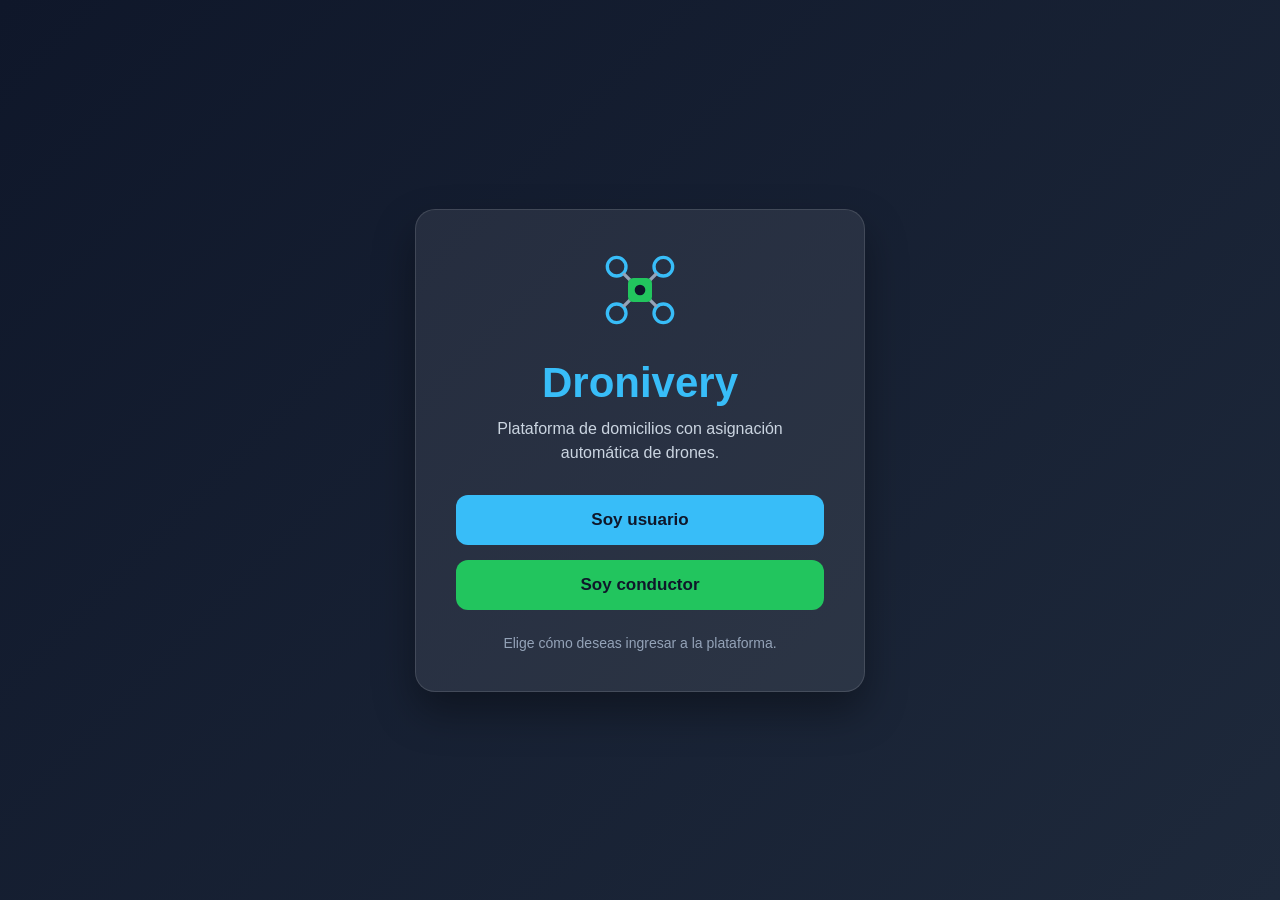
<file: frontend/index.html>
<!DOCTYPE html>
<html lang="es">
<head>
    <meta charset="UTF-8">
    <meta name="viewport" content="width=device-width, initial-scale=1.0">
    <title>Dronivery</title>
    <link rel="stylesheet" href="/frontend/css/styles.css">
</head>
<body>

    <main class="contenedor-principal">
        <section class="tarjeta-inicio">
            <div class="logo">
                <svg width="80" height="80" viewBox="0 0 120 120" xmlns="http://www.w3.org/2000/svg">
                    <circle cx="25" cy="25" r="14" fill="none" stroke="#38bdf8" stroke-width="5"/>
                    <circle cx="95" cy="25" r="14" fill="none" stroke="#38bdf8" stroke-width="5"/>
                    <circle cx="25" cy="95" r="14" fill="none" stroke="#38bdf8" stroke-width="5"/>
                    <circle cx="95" cy="95" r="14" fill="none" stroke="#38bdf8" stroke-width="5"/>

                    <line x1="35" y1="35" x2="50" y2="50" stroke="#94a3b8" stroke-width="5"/>
                    <line x1="85" y1="35" x2="70" y2="50" stroke="#94a3b8" stroke-width="5"/>
                    <line x1="35" y1="85" x2="50" y2="70" stroke="#94a3b8" stroke-width="5"/>
                    <line x1="85" y1="85" x2="70" y2="70" stroke="#94a3b8" stroke-width="5"/>

                    <rect x="42" y="42" width="36" height="36" rx="8" fill="#22c55e"/>
                    <circle cx="60" cy="60" r="8" fill="#0f172a"/>
                </svg>
            </div>

            <h1>Dronivery</h1>
            <p class="subtitulo">
                Plataforma de domicilios con asignación automática de drones.
            </p>

            <div class="botones-inicio">
                <a href="/usuario" class="boton boton-usuario">Soy usuario</a>
                <a href="/conductor" class="boton boton-conductor">Soy conductor</a>
            </div>

            <p class="nota">
                Elige cómo deseas ingresar a la plataforma.
            </p>
        </section>
    </main>

</body>
</html>
</file>
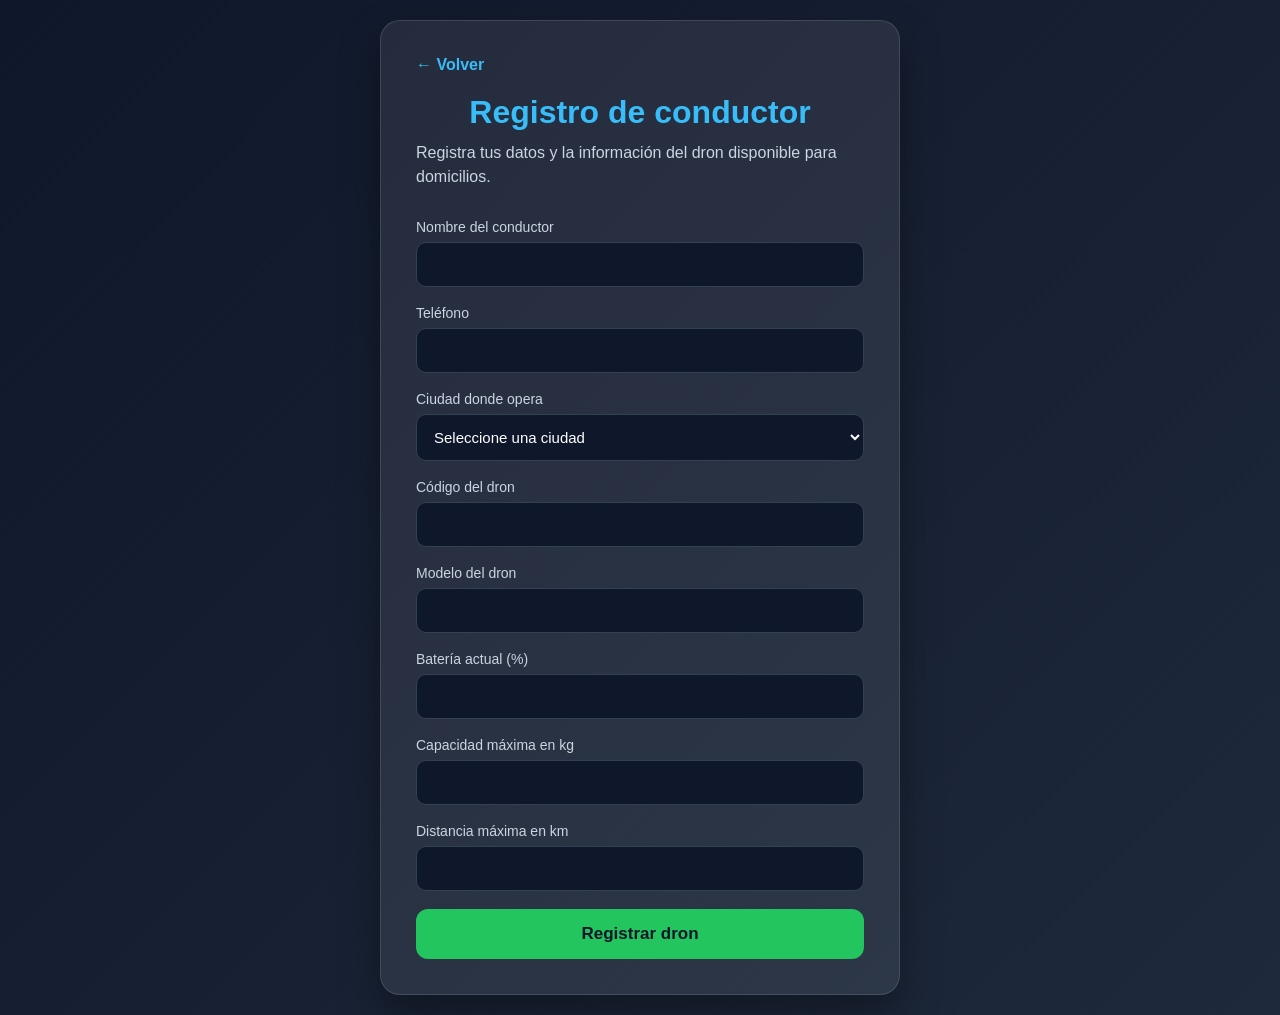
<file: frontend/conductor.html>
<!DOCTYPE html>
<html lang="es">
<head>
    <meta charset="UTF-8">
    <meta name="viewport" content="width=device-width, initial-scale=1.0">
    <title>Dronivery - Conductor</title>
    <link rel="stylesheet" href="/frontend/css/styles.css">
</head>
<body>

    <main class="contenedor-principal">
        <section class="tarjeta-formulario">
            <a href="/" class="volver">← Volver</a>

            <h1>Registro de conductor</h1>
            <p class="subtitulo">
                Registra tus datos y la información del dron disponible para domicilios.
            </p>

            <form id="formConductor">
                <div class="grupo-formulario">
                    <label for="nombreConductor">Nombre del conductor</label>
                    <input type="text" id="nombreConductor" required>
                </div>

                <div class="grupo-formulario">
                    <label for="telefonoConductor">Teléfono</label>
                    <input type="text" id="telefonoConductor" required>
                </div>

                <div class="grupo-formulario">
                    <label for="ciudadConductor">Ciudad donde opera</label>
                    <select id="ciudadConductor" required>
                        <option value="">Seleccione una ciudad</option>
                        <option value="PEREIRA">Pereira</option>
                        <option value="DOSQUEBRADAS">Dosquebradas</option>
                        <option value="SANTA ROSA DE CABAL">Santa Rosa de Cabal</option>
                    </select>
                </div>

                <div class="grupo-formulario">
                    <label for="codigoDron">Código del dron</label>
                    <input type="text" id="codigoDron" required>
                </div>

                <div class="grupo-formulario">
                    <label for="modeloDron">Modelo del dron</label>
                    <input type="text" id="modeloDron" required>
                </div>

                <div class="grupo-formulario">
                    <label for="bateriaDron">Batería actual (%)</label>
                    <input type="number" id="bateriaDron" min="0" max="100" required>
                </div>

                <div class="grupo-formulario">
                    <label for="capacidadDron">Capacidad máxima en kg</label>
                    <input type="number" id="capacidadDron" step="0.1" min="0.1" required>
                </div>

                <div class="grupo-formulario">
                    <label for="distanciaDron">Distancia máxima en km</label>
                    <input type="number" id="distanciaDron" step="0.1" min="0.1" required>
                </div>

                <button type="submit" class="boton boton-conductor">
                    Registrar dron
                </button>
            </form>

            <div id="mensajeConductor" class="mensaje"></div>
        </section>
    </main>

    <script src="/frontend/js/app.js"></script>
</body>
</html>
</file>
<file: frontend/css/styles.css>
* {
    margin: 0;
    padding: 0;
    box-sizing: border-box;
}

body {
    font-family: Arial, Helvetica, sans-serif;
    background: linear-gradient(135deg, #0f172a, #1e293b);
    min-height: 100vh;
    color: #ffffff;
}

.contenedor-principal {
    min-height: 100vh;
    display: flex;
    justify-content: center;
    align-items: center;
    padding: 20px;
}

.tarjeta-inicio {
    background: rgba(255, 255, 255, 0.08);
    padding: 40px;
    border-radius: 20px;
    width: 100%;
    max-width: 450px;
    text-align: center;
    box-shadow: 0 20px 40px rgba(0, 0, 0, 0.35);
    border: 1px solid rgba(255, 255, 255, 0.12);
}

.logo {
    font-size: 60px;
    margin-bottom: 15px;
}

.tarjeta-inicio h1 {
    font-size: 42px;
    margin-bottom: 10px;
    color: #38bdf8;
}

.subtitulo {
    font-size: 16px;
    color: #cbd5e1;
    margin-bottom: 30px;
    line-height: 1.5;
}

.botones-inicio {
    display: flex;
    flex-direction: column;
    gap: 15px;
}

.boton {
    display: block;
    text-decoration: none;
    padding: 15px;
    border-radius: 12px;
    font-size: 17px;
    font-weight: bold;
    transition: 0.3s ease;
}

.boton-usuario {
    background: #38bdf8;
    color: #0f172a;
}

.boton-usuario:hover {
    background: #0ea5e9;
    transform: translateY(-3px);
}

.boton-conductor {
    background: #22c55e;
    color: #0f172a;
}

.boton-conductor:hover {
    background: #16a34a;
    transform: translateY(-3px);
}

.nota {
    margin-top: 25px;
    font-size: 14px;
    color: #94a3b8;
}
.tarjeta-formulario {
    background: rgba(255, 255, 255, 0.08);
    padding: 35px;
    border-radius: 20px;
    width: 100%;
    max-width: 520px;
    box-shadow: 0 20px 40px rgba(0, 0, 0, 0.35);
    border: 1px solid rgba(255, 255, 255, 0.12);
}

.tarjeta-formulario h1 {
    font-size: 32px;
    margin-bottom: 10px;
    color: #38bdf8;
    text-align: center;
}

.volver {
    display: inline-block;
    margin-bottom: 20px;
    color: #38bdf8;
    text-decoration: none;
    font-weight: bold;
}

.volver:hover {
    color: #0ea5e9;
}

.grupo-formulario {
    display: flex;
    flex-direction: column;
    margin-bottom: 18px;
}

.grupo-formulario label {
    margin-bottom: 7px;
    color: #cbd5e1;
    font-size: 14px;
}

.grupo-formulario input,
.grupo-formulario select {
    padding: 13px;
    border-radius: 10px;
    border: 1px solid #334155;
    background: #0f172a;
    color: #ffffff;
    font-size: 15px;
    outline: none;
}

.grupo-formulario input:focus,
.grupo-formulario select:focus {
    border-color: #38bdf8;
}

.tarjeta-formulario button {
    width: 100%;
    border: none;
    cursor: pointer;
    margin-top: 10px;
}

.mensaje {
    margin-top: 20px;
    padding: 12px;
    border-radius: 10px;
    text-align: center;
    font-weight: bold;
    display: none;
}

.mensaje.exito {
    display: block;
    background: rgba(34, 197, 94, 0.15);
    color: #22c55e;
    border: 1px solid rgba(34, 197, 94, 0.4);
}

.mensaje.error {
    display: block;
    background: rgba(239, 68, 68, 0.15);
    color: #ef4444;
    border: 1px solid rgba(239, 68, 68, 0.4);
}

.resultado-pedido {
    margin-top: 25px;
    padding: 20px;
    border-radius: 15px;
    display: block;
    line-height: 1.6;
}

.resultado-pedido h3 {
    margin-bottom: 12px;
    font-size: 20px;
}

.resultado-pedido p {
    margin-bottom: 6px;
    font-size: 15px;
}

.resultado-pedido hr {
    border: none;
    border-top: 1px solid rgba(255, 255, 255, 0.2);
    margin: 12px 0;
}

.resultado-pedido.exito {
    background: rgba(34, 197, 94, 0.15);
    color: #dcfce7;
    border: 1px solid rgba(34, 197, 94, 0.4);
}

.resultado-pedido.error {
    background: rgba(239, 68, 68, 0.15);
    color: #fee2e2;
    border: 1px solid rgba(239, 68, 68, 0.4);
}
</file>
